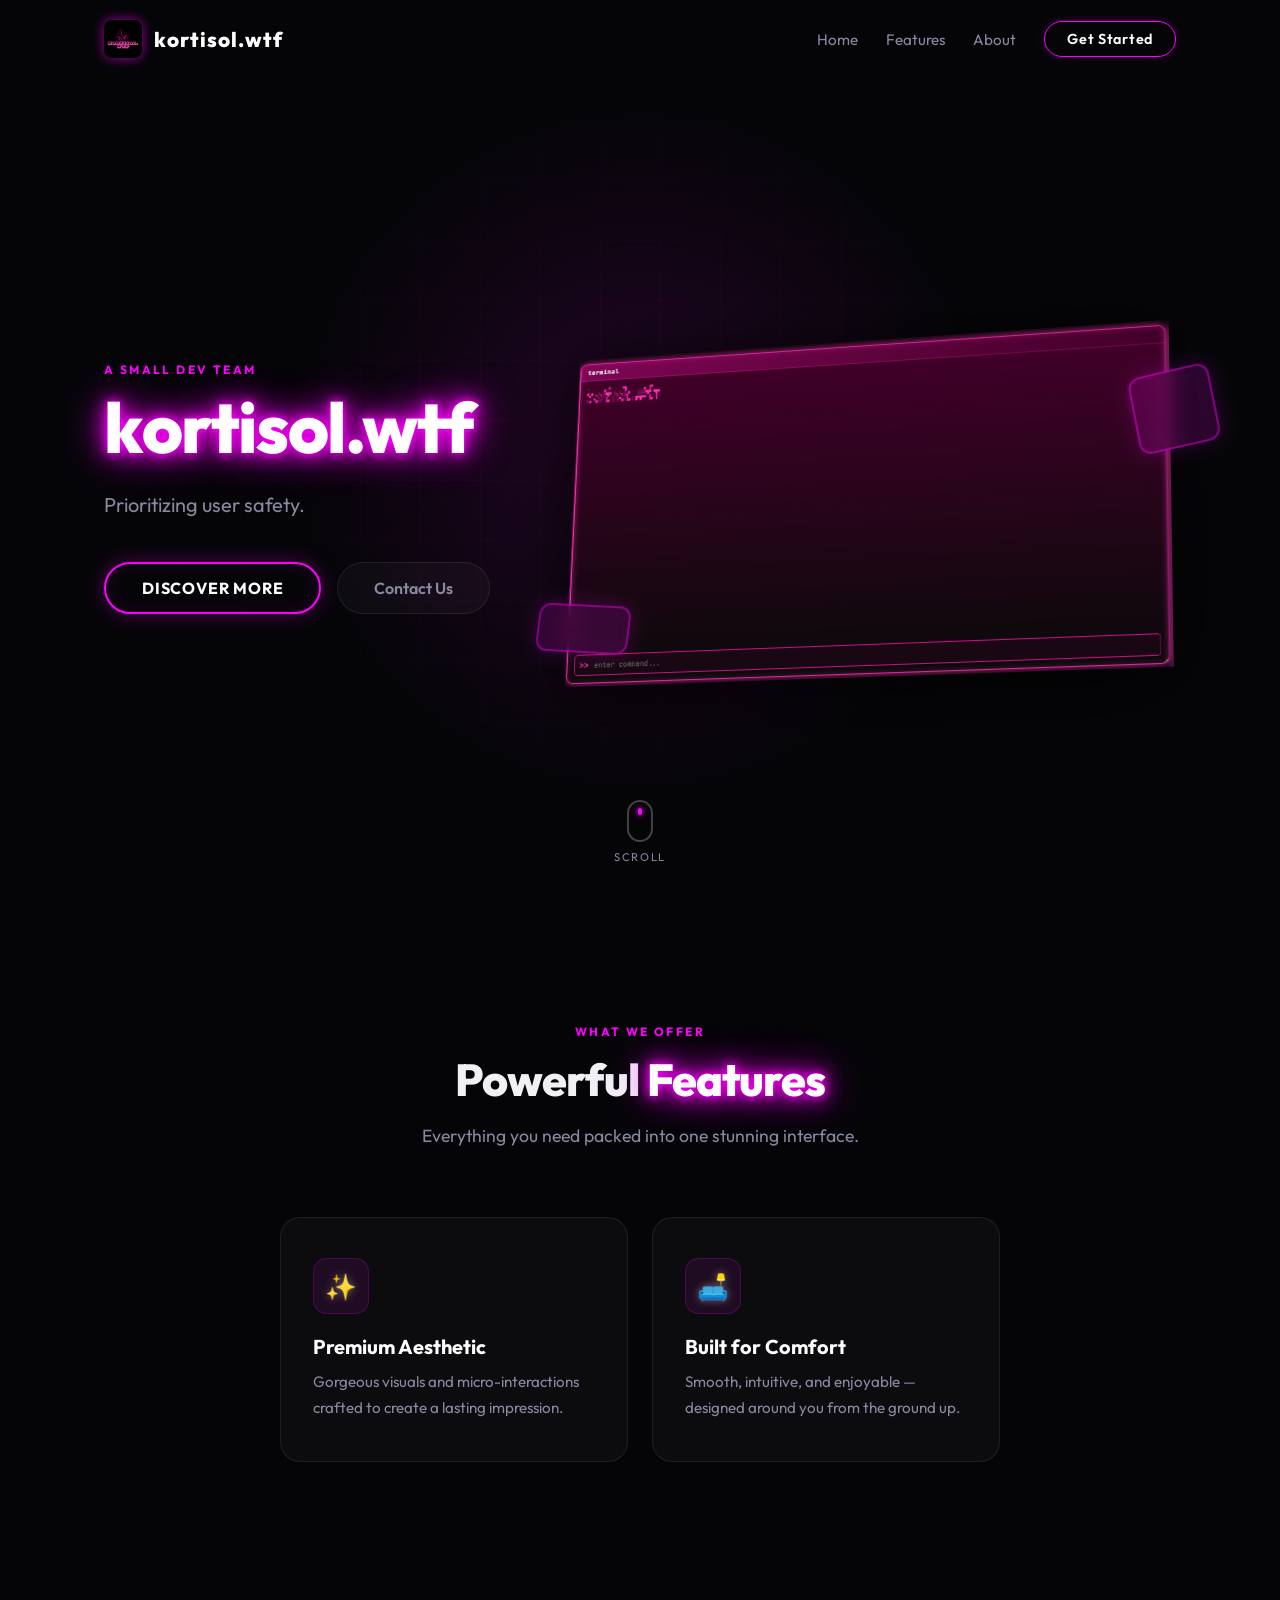
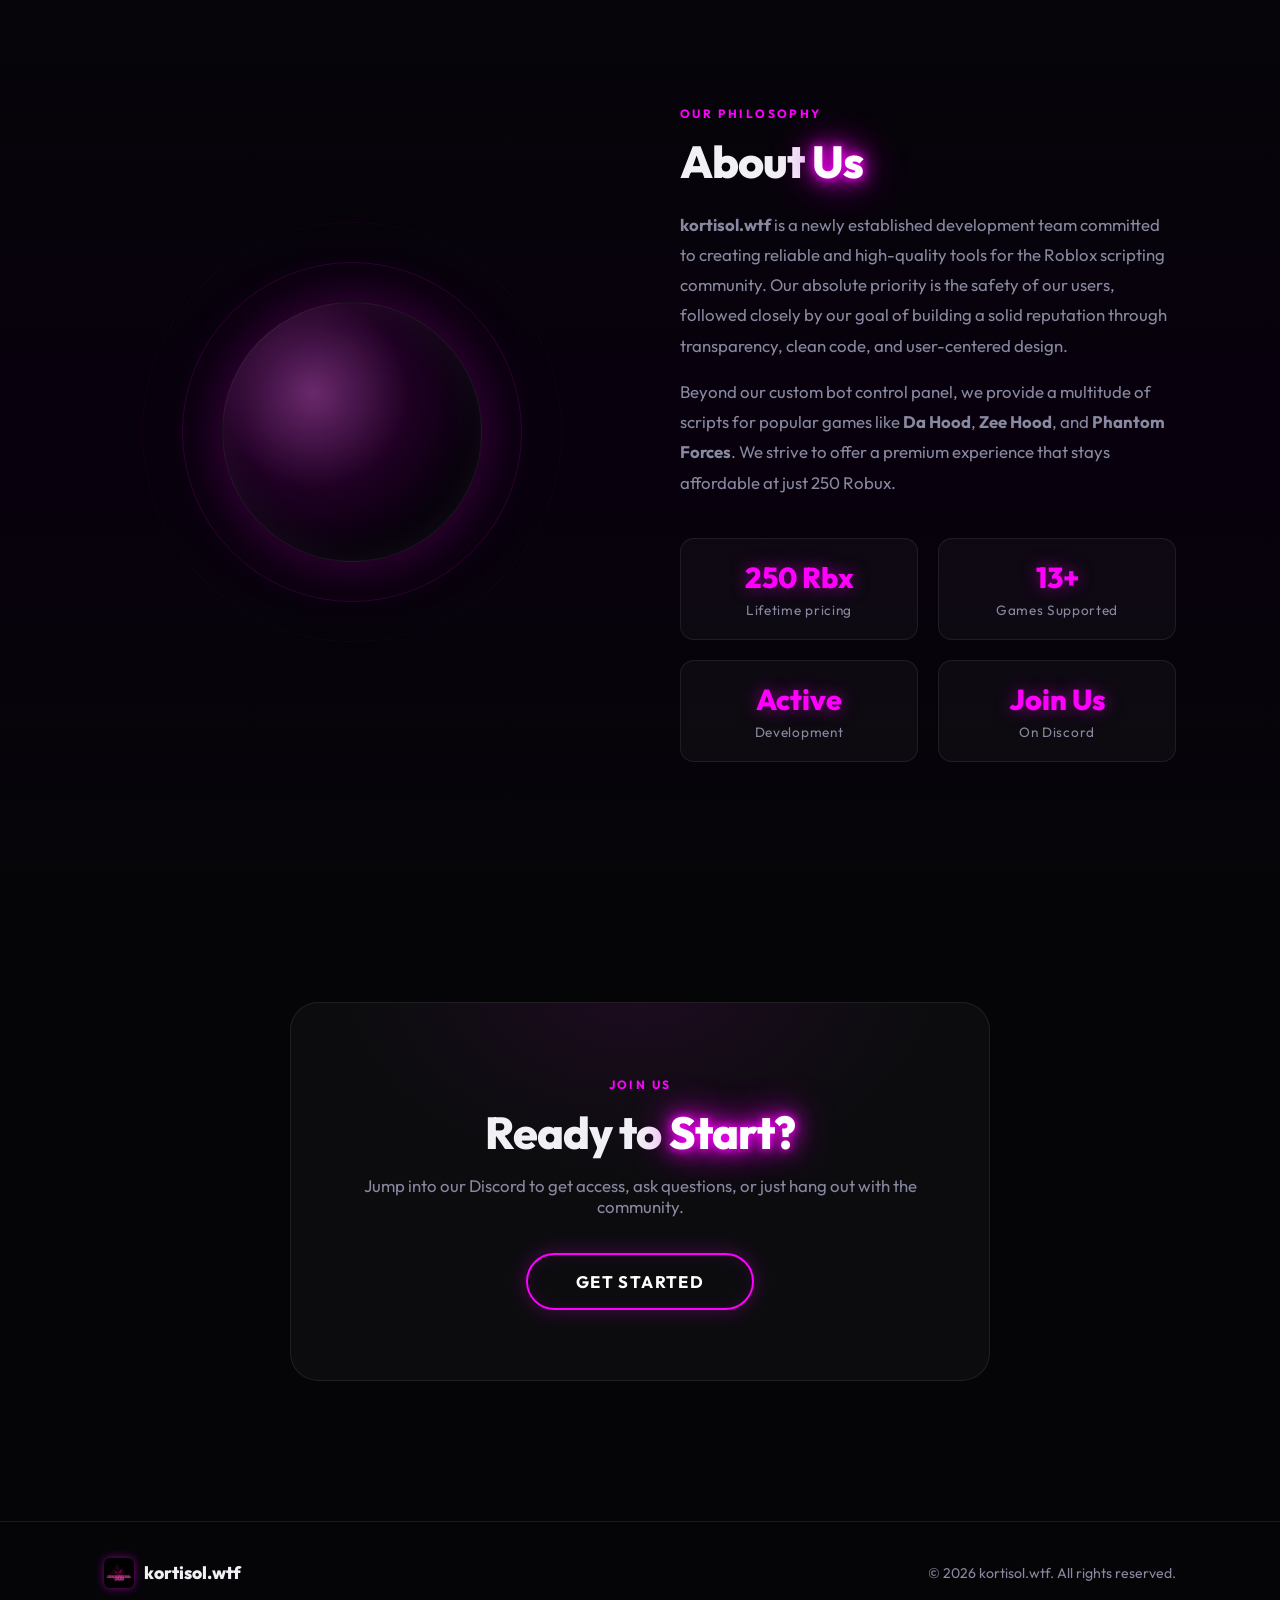
<file: index.html>
<!DOCTYPE html><!--Lz_O5k7X9hBkFdC_sNHJ3--><html lang="en"><head><meta charSet="utf-8"/><meta name="viewport" content="width=device-width, initial-scale=1"/><link rel="stylesheet" href="/_next/static/chunks/7b9894ff95cb4f43.css" data-precedence="next"/><link rel="stylesheet" href="/_next/static/chunks/7114e31c374a5477.css" data-precedence="next"/><link rel="preload" as="script" fetchPriority="low" href="/_next/static/chunks/21a0a4061f3ab64d.js"/><script src="/_next/static/chunks/aee6c7720838f8a2.js" async=""></script><script src="/_next/static/chunks/a0473324946aa979.js" async=""></script><script src="/_next/static/chunks/turbopack-5fec5d18a160941b.js" async=""></script><script src="/_next/static/chunks/ff1a16fafef87110.js" async=""></script><script src="/_next/static/chunks/d2be314c3ece3fbe.js" async=""></script><script src="/_next/static/chunks/cf770ed3b0d58703.js" async=""></script><title>kortisol.wtf</title><meta name="description" content="Next-generation solutions crafted with precision and style. Enter a new era of comfort."/><link rel="icon" href="/favicon.ico?favicon.0b3bf435.ico" sizes="256x256" type="image/x-icon"/><script src="/_next/static/chunks/a6dad97d9634a72d.js" noModule=""></script></head><body><div hidden=""><!--$--><!--/$--></div><header class="Navbar-module__cJzEcG__header "><div class="container Navbar-module__cJzEcG__inner"><button class="Navbar-module__cJzEcG__logoBtn"><img alt="Logo" loading="lazy" width="38" height="38" decoding="async" data-nimg="1" class="Navbar-module__cJzEcG__logoImg" style="color:transparent" src="/logo.png"/><span class="Navbar-module__cJzEcG__logoText">kortisol.wtf</span></button><nav class="Navbar-module__cJzEcG__nav "><button class="Navbar-module__cJzEcG__navLink">Home</button><button class="Navbar-module__cJzEcG__navLink">Features</button><button class="Navbar-module__cJzEcG__navLink">About</button><a href="https://discord.gg/WssYn4adha" target="_blank" rel="noopener noreferrer" class="Navbar-module__cJzEcG__ctaBtn">Get Started</a></nav><button class="Navbar-module__cJzEcG__hamburger " aria-label="Toggle menu"><span></span><span></span><span></span></button></div></header><section id="hero" class="Hero-module__ZARIfG__hero"><div class="Hero-module__ZARIfG__glow"></div><div class="Hero-module__ZARIfG__grid"></div><div class="container Hero-module__ZARIfG__inner"><div class="Hero-module__ZARIfG__content "><span class="section-label">A SMALL DEV TEAM</span><h1 class="Hero-module__ZARIfG__title"><span class="neon">kortisol.wtf</span></h1><p class="Hero-module__ZARIfG__subtitle">Prioritizing user safety.</p><div class="Hero-module__ZARIfG__actions"><button class="Hero-module__ZARIfG__btnPrimary">Discover More</button><button class="Hero-module__ZARIfG__btnSecondary">Contact Us</button></div></div><div class="Hero-module__ZARIfG__visualSide"><div class="DashboardPreview-module__KG9CeG__wrap "><div class="DashboardPreview-module__KG9CeG__card"><div class="DashboardPreview-module__KG9CeG__uiOverlay"><img alt="UI Preview" loading="lazy" decoding="async" data-nimg="fill" class="DashboardPreview-module__KG9CeG__uiImage" style="position:absolute;height:100%;width:100%;left:0;top:0;right:0;bottom:0;color:transparent" src="/ui-preview.png"/></div><div class="DashboardPreview-module__KG9CeG__floatingBox1"></div><div class="DashboardPreview-module__KG9CeG__floatingBox2"></div></div><div class="DashboardPreview-module__KG9CeG__shadow"></div></div></div></div><div class="Hero-module__ZARIfG__scrollHint"><div class="Hero-module__ZARIfG__mouse"><div class="Hero-module__ZARIfG__wheel"></div></div><span>Scroll</span></div></section><section id="features" class="Features-module__zvCZ4q__section"><div class="container"><div class="Features-module__zvCZ4q__header"><span class="section-label">What We Offer</span><h2 class="Features-module__zvCZ4q__title">Powerful <span class="neon">Features</span></h2><p class="Features-module__zvCZ4q__desc">Everything you need packed into one stunning interface.</p></div><div class="Features-module__zvCZ4q__grid"><div class="Features-module__zvCZ4q__card" style="transition-delay:0s"><div class="Features-module__zvCZ4q__iconWrap"><span class="Features-module__zvCZ4q__icon">✨</span></div><h3 class="Features-module__zvCZ4q__cardTitle">Premium Aesthetic</h3><p class="Features-module__zvCZ4q__cardDesc">Gorgeous visuals and micro-interactions crafted to create a lasting impression.</p><div class="Features-module__zvCZ4q__cardGlow"></div></div><div class="Features-module__zvCZ4q__card" style="transition-delay:0.1s"><div class="Features-module__zvCZ4q__iconWrap"><span class="Features-module__zvCZ4q__icon">🛋️</span></div><h3 class="Features-module__zvCZ4q__cardTitle">Built for Comfort</h3><p class="Features-module__zvCZ4q__cardDesc">Smooth, intuitive, and enjoyable — designed around you from the ground up.</p><div class="Features-module__zvCZ4q__cardGlow"></div></div></div></div></section><section id="about" class="About-module__vAULUW__section"><div class="container"><div class="About-module__vAULUW__inner"><div class="About-module__vAULUW__visual"><div class="About-module__vAULUW__orb"></div><div class="About-module__vAULUW__ring"></div><div class="About-module__vAULUW__ring2"></div></div><div class="About-module__vAULUW__text"><span class="section-label">Our Philosophy</span><h2 class="About-module__vAULUW__title">About <span class="neon">Us</span></h2><p class="About-module__vAULUW__body"><strong>kortisol.wtf</strong> is a newly established development team committed to creating reliable and high-quality tools for the Roblox scripting community. Our absolute priority is the safety of our users, followed closely by our goal of building a solid reputation through transparency, clean code, and user-centered design.</p><p class="About-module__vAULUW__body">Beyond our custom bot control panel, we provide a multitude of scripts for popular games like <strong>Da Hood</strong>,<!-- --> <strong>Zee Hood</strong>, and <strong>Phantom Forces</strong>. We strive to offer a premium experience that stays affordable at just 250 Robux.</p><div class="About-module__vAULUW__stats"><div class="About-module__vAULUW__stat"><span class="About-module__vAULUW__statValue">250 Rbx</span><span class="About-module__vAULUW__statLabel">Lifetime pricing</span></div><div class="About-module__vAULUW__stat"><span class="About-module__vAULUW__statValue">13+</span><span class="About-module__vAULUW__statLabel">Games Supported</span></div><div class="About-module__vAULUW__stat"><span class="About-module__vAULUW__statValue">Active</span><span class="About-module__vAULUW__statLabel">Development</span></div><div class="About-module__vAULUW__stat"><span class="About-module__vAULUW__statValue">Join Us</span><span class="About-module__vAULUW__statLabel">On Discord</span></div></div></div></div></div></section><section id="contact" class="Contact-module__hcVmEa__section"><div class="container"><div class="Contact-module__hcVmEa__box"><div class="Contact-module__hcVmEa__bgGlow"></div><span class="section-label">Join Us</span><h2 class="Contact-module__hcVmEa__title">Ready to <span class="neon">Start?</span></h2><p class="Contact-module__hcVmEa__desc">Jump into our Discord to get access, ask questions, or just hang out with the community.</p><a href="https://discord.gg/WssYn4adha" target="_blank" rel="noopener noreferrer" class="Contact-module__hcVmEa__btn">Get Started</a></div></div></section><footer class="Footer-module__S6Hkya__footer"><div class="container Footer-module__S6Hkya__inner"><div class="Footer-module__S6Hkya__logo"><img alt="Logo" loading="lazy" width="30" height="30" decoding="async" data-nimg="1" style="color:transparent" src="/logo.png"/><span>kortisol.wtf</span></div><p class="Footer-module__S6Hkya__copy">© <!-- -->2026<!-- --> kortisol.wtf. All rights reserved.</p></div></footer><!--$--><!--/$--><script src="/_next/static/chunks/21a0a4061f3ab64d.js" id="_R_" async=""></script><script>(self.__next_f=self.__next_f||[]).push([0])</script><script>self.__next_f.push([1,"1:\"$Sreact.fragment\"\n2:I[39756,[\"/_next/static/chunks/ff1a16fafef87110.js\",\"/_next/static/chunks/d2be314c3ece3fbe.js\"],\"default\"]\n3:I[37457,[\"/_next/static/chunks/ff1a16fafef87110.js\",\"/_next/static/chunks/d2be314c3ece3fbe.js\"],\"default\"]\n4:I[45678,[\"/_next/static/chunks/cf770ed3b0d58703.js\"],\"default\"]\n5:I[32177,[\"/_next/static/chunks/cf770ed3b0d58703.js\"],\"default\"]\n6:I[79722,[\"/_next/static/chunks/cf770ed3b0d58703.js\"],\"default\"]\n7:I[55786,[\"/_next/static/chunks/cf770ed3b0d58703.js\"],\"default\"]\n8:I[75854,[\"/_next/static/chunks/cf770ed3b0d58703.js\"],\"default\"]\n9:I[5500,[\"/_next/static/chunks/cf770ed3b0d58703.js\"],\"Image\"]\na:I[97367,[\"/_next/static/chunks/ff1a16fafef87110.js\",\"/_next/static/chunks/d2be314c3ece3fbe.js\"],\"OutletBoundary\"]\nb:\"$Sreact.suspense\"\nd:I[97367,[\"/_next/static/chunks/ff1a16fafef87110.js\",\"/_next/static/chunks/d2be314c3ece3fbe.js\"],\"ViewportBoundary\"]\nf:I[97367,[\"/_next/static/chunks/ff1a16fafef87110.js\",\"/_next/static/chunks/d2be314c3ece3fbe.js\"],\"MetadataBoundary\"]\n11:I[68027,[],\"default\"]\n:HL[\"/_next/static/chunks/7b9894ff95cb4f43.css\",\"style\"]\n:HL[\"/_next/static/chunks/7114e31c374a5477.css\",\"style\"]\n"])</script><script>self.__next_f.push([1,"0:{\"P\":null,\"b\":\"Lz_O5k7X9hBkFdC_sNHJ3\",\"c\":[\"\",\"\"],\"q\":\"\",\"i\":false,\"f\":[[[\"\",{\"children\":[\"__PAGE__\",{}]},\"$undefined\",\"$undefined\",true],[[\"$\",\"$1\",\"c\",{\"children\":[[[\"$\",\"link\",\"0\",{\"rel\":\"stylesheet\",\"href\":\"/_next/static/chunks/7b9894ff95cb4f43.css\",\"precedence\":\"next\",\"crossOrigin\":\"$undefined\",\"nonce\":\"$undefined\"}]],[\"$\",\"html\",null,{\"lang\":\"en\",\"children\":[\"$\",\"body\",null,{\"children\":[\"$\",\"$L2\",null,{\"parallelRouterKey\":\"children\",\"error\":\"$undefined\",\"errorStyles\":\"$undefined\",\"errorScripts\":\"$undefined\",\"template\":[\"$\",\"$L3\",null,{}],\"templateStyles\":\"$undefined\",\"templateScripts\":\"$undefined\",\"notFound\":[[[\"$\",\"title\",null,{\"children\":\"404: This page could not be found.\"}],[\"$\",\"div\",null,{\"style\":{\"fontFamily\":\"system-ui,\\\"Segoe UI\\\",Roboto,Helvetica,Arial,sans-serif,\\\"Apple Color Emoji\\\",\\\"Segoe UI Emoji\\\"\",\"height\":\"100vh\",\"textAlign\":\"center\",\"display\":\"flex\",\"flexDirection\":\"column\",\"alignItems\":\"center\",\"justifyContent\":\"center\"},\"children\":[\"$\",\"div\",null,{\"children\":[[\"$\",\"style\",null,{\"dangerouslySetInnerHTML\":{\"__html\":\"body{color:#000;background:#fff;margin:0}.next-error-h1{border-right:1px solid rgba(0,0,0,.3)}@media (prefers-color-scheme:dark){body{color:#fff;background:#000}.next-error-h1{border-right:1px solid rgba(255,255,255,.3)}}\"}}],[\"$\",\"h1\",null,{\"className\":\"next-error-h1\",\"style\":{\"display\":\"inline-block\",\"margin\":\"0 20px 0 0\",\"padding\":\"0 23px 0 0\",\"fontSize\":24,\"fontWeight\":500,\"verticalAlign\":\"top\",\"lineHeight\":\"49px\"},\"children\":404}],[\"$\",\"div\",null,{\"style\":{\"display\":\"inline-block\"},\"children\":[\"$\",\"h2\",null,{\"style\":{\"fontSize\":14,\"fontWeight\":400,\"lineHeight\":\"49px\",\"margin\":0},\"children\":\"This page could not be found.\"}]}]]}]}]],[]],\"forbidden\":\"$undefined\",\"unauthorized\":\"$undefined\"}]}]}]]}],{\"children\":[[\"$\",\"$1\",\"c\",{\"children\":[[[\"$\",\"$L4\",null,{}],[\"$\",\"$L5\",null,{}],[\"$\",\"$L6\",null,{}],[\"$\",\"$L7\",null,{}],[\"$\",\"$L8\",null,{}],[\"$\",\"footer\",null,{\"className\":\"Footer-module__S6Hkya__footer\",\"children\":[\"$\",\"div\",null,{\"className\":\"container Footer-module__S6Hkya__inner\",\"children\":[[\"$\",\"div\",null,{\"className\":\"Footer-module__S6Hkya__logo\",\"children\":[[\"$\",\"$L9\",null,{\"src\":\"/logo.png\",\"alt\":\"Logo\",\"width\":30,\"height\":30}],[\"$\",\"span\",null,{\"children\":\"kortisol.wtf\"}]]}],[\"$\",\"p\",null,{\"className\":\"Footer-module__S6Hkya__copy\",\"children\":[\"© \",2026,\" kortisol.wtf. All rights reserved.\"]}]]}]}]],[[\"$\",\"link\",\"0\",{\"rel\":\"stylesheet\",\"href\":\"/_next/static/chunks/7114e31c374a5477.css\",\"precedence\":\"next\",\"crossOrigin\":\"$undefined\",\"nonce\":\"$undefined\"}],[\"$\",\"script\",\"script-0\",{\"src\":\"/_next/static/chunks/cf770ed3b0d58703.js\",\"async\":true,\"nonce\":\"$undefined\"}]],[\"$\",\"$La\",null,{\"children\":[\"$\",\"$b\",null,{\"name\":\"Next.MetadataOutlet\",\"children\":\"$@c\"}]}]]}],{},null,false,false]},null,false,false],[\"$\",\"$1\",\"h\",{\"children\":[null,[\"$\",\"$Ld\",null,{\"children\":\"$Le\"}],[\"$\",\"div\",null,{\"hidden\":true,\"children\":[\"$\",\"$Lf\",null,{\"children\":[\"$\",\"$b\",null,{\"name\":\"Next.Metadata\",\"children\":\"$L10\"}]}]}],null]}],false]],\"m\":\"$undefined\",\"G\":[\"$11\",[]],\"S\":true}\n"])</script><script>self.__next_f.push([1,"e:[[\"$\",\"meta\",\"0\",{\"charSet\":\"utf-8\"}],[\"$\",\"meta\",\"1\",{\"name\":\"viewport\",\"content\":\"width=device-width, initial-scale=1\"}]]\n"])</script><script>self.__next_f.push([1,"12:I[27201,[\"/_next/static/chunks/ff1a16fafef87110.js\",\"/_next/static/chunks/d2be314c3ece3fbe.js\"],\"IconMark\"]\nc:null\n10:[[\"$\",\"title\",\"0\",{\"children\":\"kortisol.wtf\"}],[\"$\",\"meta\",\"1\",{\"name\":\"description\",\"content\":\"Next-generation solutions crafted with precision and style. Enter a new era of comfort.\"}],[\"$\",\"link\",\"2\",{\"rel\":\"icon\",\"href\":\"/favicon.ico?favicon.0b3bf435.ico\",\"sizes\":\"256x256\",\"type\":\"image/x-icon\"}],[\"$\",\"$L12\",\"3\",{}]]\n"])</script></body></html>
</file>
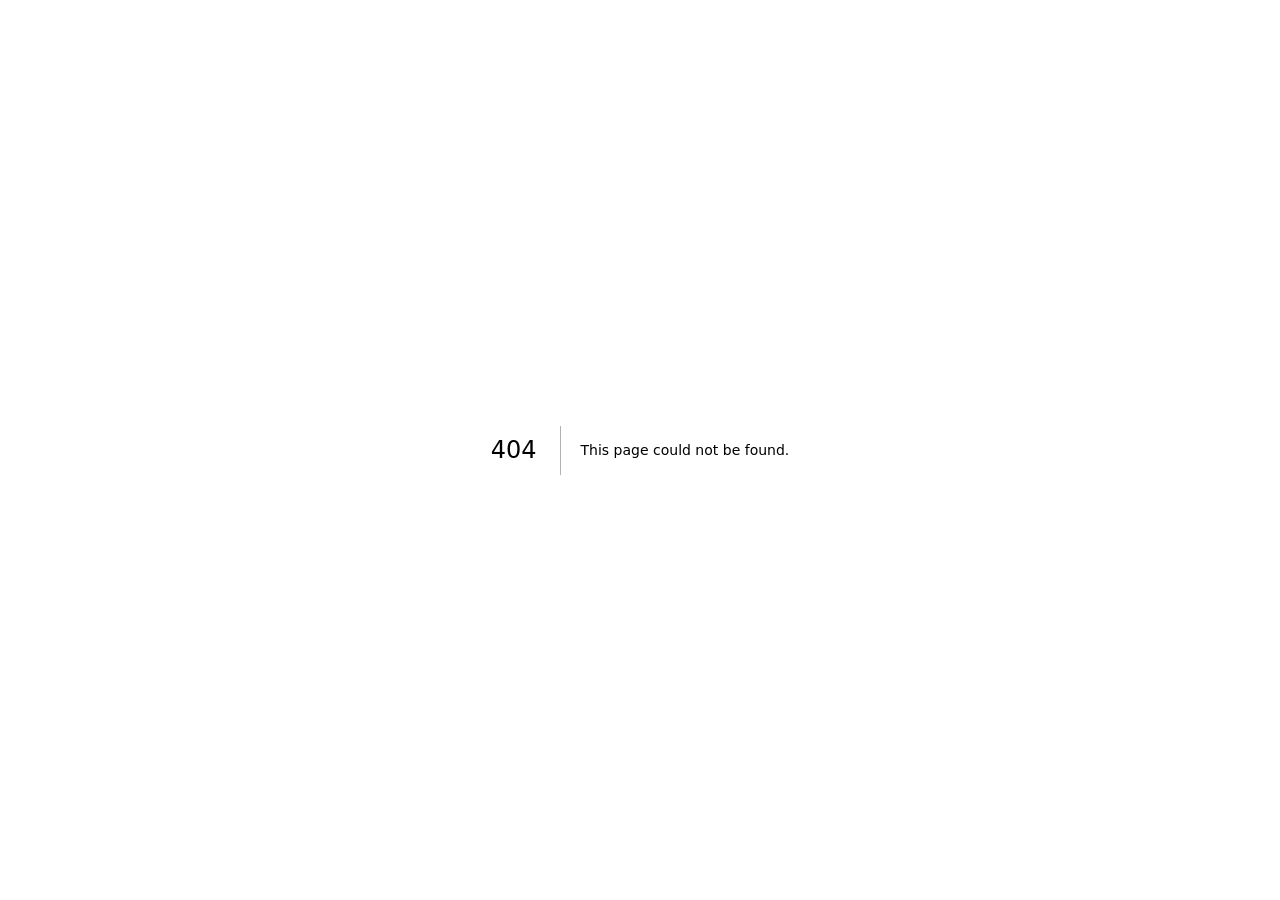
<file: 404/index.html>
<!DOCTYPE html><!--Lz_O5k7X9hBkFdC_sNHJ3--><html lang="en"><head><meta charSet="utf-8"/><meta name="viewport" content="width=device-width, initial-scale=1"/><link rel="stylesheet" href="/_next/static/chunks/7b9894ff95cb4f43.css" data-precedence="next"/><link rel="preload" as="script" fetchPriority="low" href="/_next/static/chunks/21a0a4061f3ab64d.js"/><script src="/_next/static/chunks/aee6c7720838f8a2.js" async=""></script><script src="/_next/static/chunks/a0473324946aa979.js" async=""></script><script src="/_next/static/chunks/turbopack-5fec5d18a160941b.js" async=""></script><script src="/_next/static/chunks/ff1a16fafef87110.js" async=""></script><script src="/_next/static/chunks/d2be314c3ece3fbe.js" async=""></script><meta name="robots" content="noindex"/><title>404: This page could not be found.</title><title>kortisol.wtf</title><meta name="description" content="Next-generation solutions crafted with precision and style. Enter a new era of comfort."/><link rel="icon" href="/favicon.ico?favicon.0b3bf435.ico" sizes="256x256" type="image/x-icon"/><script src="/_next/static/chunks/a6dad97d9634a72d.js" noModule=""></script></head><body><div hidden=""><!--$--><!--/$--></div><div style="font-family:system-ui,&quot;Segoe UI&quot;,Roboto,Helvetica,Arial,sans-serif,&quot;Apple Color Emoji&quot;,&quot;Segoe UI Emoji&quot;;height:100vh;text-align:center;display:flex;flex-direction:column;align-items:center;justify-content:center"><div><style>body{color:#000;background:#fff;margin:0}.next-error-h1{border-right:1px solid rgba(0,0,0,.3)}@media (prefers-color-scheme:dark){body{color:#fff;background:#000}.next-error-h1{border-right:1px solid rgba(255,255,255,.3)}}</style><h1 class="next-error-h1" style="display:inline-block;margin:0 20px 0 0;padding:0 23px 0 0;font-size:24px;font-weight:500;vertical-align:top;line-height:49px">404</h1><div style="display:inline-block"><h2 style="font-size:14px;font-weight:400;line-height:49px;margin:0">This page could not be found.</h2></div></div></div><!--$--><!--/$--><script src="/_next/static/chunks/21a0a4061f3ab64d.js" id="_R_" async=""></script><script>(self.__next_f=self.__next_f||[]).push([0])</script><script>self.__next_f.push([1,"1:\"$Sreact.fragment\"\n2:I[39756,[\"/_next/static/chunks/ff1a16fafef87110.js\",\"/_next/static/chunks/d2be314c3ece3fbe.js\"],\"default\"]\n3:I[37457,[\"/_next/static/chunks/ff1a16fafef87110.js\",\"/_next/static/chunks/d2be314c3ece3fbe.js\"],\"default\"]\n4:I[97367,[\"/_next/static/chunks/ff1a16fafef87110.js\",\"/_next/static/chunks/d2be314c3ece3fbe.js\"],\"OutletBoundary\"]\n5:\"$Sreact.suspense\"\n7:I[97367,[\"/_next/static/chunks/ff1a16fafef87110.js\",\"/_next/static/chunks/d2be314c3ece3fbe.js\"],\"ViewportBoundary\"]\n9:I[97367,[\"/_next/static/chunks/ff1a16fafef87110.js\",\"/_next/static/chunks/d2be314c3ece3fbe.js\"],\"MetadataBoundary\"]\nb:I[68027,[\"/_next/static/chunks/ff1a16fafef87110.js\",\"/_next/static/chunks/d2be314c3ece3fbe.js\"],\"default\"]\n:HL[\"/_next/static/chunks/7b9894ff95cb4f43.css\",\"style\"]\n"])</script><script>self.__next_f.push([1,"0:{\"P\":null,\"b\":\"Lz_O5k7X9hBkFdC_sNHJ3\",\"c\":[\"\",\"_not-found\",\"\"],\"q\":\"\",\"i\":false,\"f\":[[[\"\",{\"children\":[\"/_not-found\",{\"children\":[\"__PAGE__\",{}]}]},\"$undefined\",\"$undefined\",true],[[\"$\",\"$1\",\"c\",{\"children\":[[[\"$\",\"link\",\"0\",{\"rel\":\"stylesheet\",\"href\":\"/_next/static/chunks/7b9894ff95cb4f43.css\",\"precedence\":\"next\",\"crossOrigin\":\"$undefined\",\"nonce\":\"$undefined\"}]],[\"$\",\"html\",null,{\"lang\":\"en\",\"children\":[\"$\",\"body\",null,{\"children\":[\"$\",\"$L2\",null,{\"parallelRouterKey\":\"children\",\"error\":\"$undefined\",\"errorStyles\":\"$undefined\",\"errorScripts\":\"$undefined\",\"template\":[\"$\",\"$L3\",null,{}],\"templateStyles\":\"$undefined\",\"templateScripts\":\"$undefined\",\"notFound\":[[[\"$\",\"title\",null,{\"children\":\"404: This page could not be found.\"}],[\"$\",\"div\",null,{\"style\":{\"fontFamily\":\"system-ui,\\\"Segoe UI\\\",Roboto,Helvetica,Arial,sans-serif,\\\"Apple Color Emoji\\\",\\\"Segoe UI Emoji\\\"\",\"height\":\"100vh\",\"textAlign\":\"center\",\"display\":\"flex\",\"flexDirection\":\"column\",\"alignItems\":\"center\",\"justifyContent\":\"center\"},\"children\":[\"$\",\"div\",null,{\"children\":[[\"$\",\"style\",null,{\"dangerouslySetInnerHTML\":{\"__html\":\"body{color:#000;background:#fff;margin:0}.next-error-h1{border-right:1px solid rgba(0,0,0,.3)}@media (prefers-color-scheme:dark){body{color:#fff;background:#000}.next-error-h1{border-right:1px solid rgba(255,255,255,.3)}}\"}}],[\"$\",\"h1\",null,{\"className\":\"next-error-h1\",\"style\":{\"display\":\"inline-block\",\"margin\":\"0 20px 0 0\",\"padding\":\"0 23px 0 0\",\"fontSize\":24,\"fontWeight\":500,\"verticalAlign\":\"top\",\"lineHeight\":\"49px\"},\"children\":404}],[\"$\",\"div\",null,{\"style\":{\"display\":\"inline-block\"},\"children\":[\"$\",\"h2\",null,{\"style\":{\"fontSize\":14,\"fontWeight\":400,\"lineHeight\":\"49px\",\"margin\":0},\"children\":\"This page could not be found.\"}]}]]}]}]],[]],\"forbidden\":\"$undefined\",\"unauthorized\":\"$undefined\"}]}]}]]}],{\"children\":[[\"$\",\"$1\",\"c\",{\"children\":[null,[\"$\",\"$L2\",null,{\"parallelRouterKey\":\"children\",\"error\":\"$undefined\",\"errorStyles\":\"$undefined\",\"errorScripts\":\"$undefined\",\"template\":[\"$\",\"$L3\",null,{}],\"templateStyles\":\"$undefined\",\"templateScripts\":\"$undefined\",\"notFound\":\"$undefined\",\"forbidden\":\"$undefined\",\"unauthorized\":\"$undefined\"}]]}],{\"children\":[[\"$\",\"$1\",\"c\",{\"children\":[[[\"$\",\"title\",null,{\"children\":\"404: This page could not be found.\"}],[\"$\",\"div\",null,{\"style\":\"$0:f:0:1:0:props:children:1:props:children:props:children:props:notFound:0:1:props:style\",\"children\":[\"$\",\"div\",null,{\"children\":[[\"$\",\"style\",null,{\"dangerouslySetInnerHTML\":{\"__html\":\"body{color:#000;background:#fff;margin:0}.next-error-h1{border-right:1px solid rgba(0,0,0,.3)}@media (prefers-color-scheme:dark){body{color:#fff;background:#000}.next-error-h1{border-right:1px solid rgba(255,255,255,.3)}}\"}}],[\"$\",\"h1\",null,{\"className\":\"next-error-h1\",\"style\":\"$0:f:0:1:0:props:children:1:props:children:props:children:props:notFound:0:1:props:children:props:children:1:props:style\",\"children\":404}],[\"$\",\"div\",null,{\"style\":\"$0:f:0:1:0:props:children:1:props:children:props:children:props:notFound:0:1:props:children:props:children:2:props:style\",\"children\":[\"$\",\"h2\",null,{\"style\":\"$0:f:0:1:0:props:children:1:props:children:props:children:props:notFound:0:1:props:children:props:children:2:props:children:props:style\",\"children\":\"This page could not be found.\"}]}]]}]}]],null,[\"$\",\"$L4\",null,{\"children\":[\"$\",\"$5\",null,{\"name\":\"Next.MetadataOutlet\",\"children\":\"$@6\"}]}]]}],{},null,false,false]},null,false,false]},null,false,false],[\"$\",\"$1\",\"h\",{\"children\":[[\"$\",\"meta\",null,{\"name\":\"robots\",\"content\":\"noindex\"}],[\"$\",\"$L7\",null,{\"children\":\"$L8\"}],[\"$\",\"div\",null,{\"hidden\":true,\"children\":[\"$\",\"$L9\",null,{\"children\":[\"$\",\"$5\",null,{\"name\":\"Next.Metadata\",\"children\":\"$La\"}]}]}],null]}],false]],\"m\":\"$undefined\",\"G\":[\"$b\",\"$undefined\"],\"S\":true}\n"])</script><script>self.__next_f.push([1,"8:[[\"$\",\"meta\",\"0\",{\"charSet\":\"utf-8\"}],[\"$\",\"meta\",\"1\",{\"name\":\"viewport\",\"content\":\"width=device-width, initial-scale=1\"}]]\n"])</script><script>self.__next_f.push([1,"c:I[27201,[\"/_next/static/chunks/ff1a16fafef87110.js\",\"/_next/static/chunks/d2be314c3ece3fbe.js\"],\"IconMark\"]\n6:null\na:[[\"$\",\"title\",\"0\",{\"children\":\"kortisol.wtf\"}],[\"$\",\"meta\",\"1\",{\"name\":\"description\",\"content\":\"Next-generation solutions crafted with precision and style. Enter a new era of comfort.\"}],[\"$\",\"link\",\"2\",{\"rel\":\"icon\",\"href\":\"/favicon.ico?favicon.0b3bf435.ico\",\"sizes\":\"256x256\",\"type\":\"image/x-icon\"}],[\"$\",\"$Lc\",\"3\",{}]]\n"])</script></body></html>
</file>
<file: _next/static/chunks/7b9894ff95cb4f43.css>
@import "https://fonts.googleapis.com/css2?family=Outfit:wght@300;400;600;700;800&display=swap";
:root{--bg:#050508;--bg-2:#0a0a10;--text:#f0f0f5;--text-muted:#8888a0;--magenta:#f0f;--magenta-mid:#c0c;--magenta-dark:#404;--glass-bg:#ffffff08;--glass-border:#ffffff14;--radius:16px;--nav-height:72px}*,:before,:after{box-sizing:border-box;margin:0;padding:0}html{scroll-behavior:smooth;background:var(--bg);color:var(--text);font-family:Outfit,sans-serif;overflow-x:hidden}body{min-height:100vh;overflow-x:hidden}::-webkit-scrollbar{width:6px}::-webkit-scrollbar-track{background:var(--bg)}::-webkit-scrollbar-thumb{background:var(--magenta-dark);border-radius:3px}::-webkit-scrollbar-thumb:hover{background:var(--magenta)}a{color:inherit;text-decoration:none}img{max-width:100%}button,input{font-family:inherit}.neon{color:#fff;text-shadow:0 0 8px var(--magenta),0 0 20px var(--magenta),0 0 40px var(--magenta)}.container{max-width:1200px;margin:0 auto;padding:0 5%}.section-label{letter-spacing:.2em;text-transform:uppercase;color:var(--magenta);margin-bottom:12px;font-size:.75rem;font-weight:700;display:inline-block}
</file>
<file: _next/static/chunks/7114e31c374a5477.css>
.Navbar-module__cJzEcG__header{z-index:1000;border-bottom:1px solid #0000;width:100%;padding:20px 0;transition:background .3s,padding .3s,border-color .3s;position:fixed;top:0;left:0}.Navbar-module__cJzEcG__header.Navbar-module__cJzEcG__scrolled{-webkit-backdrop-filter:blur(16px);border-color:var(--glass-border);background:#050508d9;padding:12px 0}.Navbar-module__cJzEcG__inner{justify-content:space-between;align-items:center;display:flex}.Navbar-module__cJzEcG__logoBtn{cursor:pointer;color:var(--text);letter-spacing:1px;background:0 0;border:none;align-items:center;gap:12px;font-size:1.3rem;font-weight:800;display:flex}.Navbar-module__cJzEcG__logoImg{filter:drop-shadow(0 0 6px #f0f9);border-radius:8px;transition:transform .3s}.Navbar-module__cJzEcG__logoBtn:hover .Navbar-module__cJzEcG__logoImg{transform:scale(1.1)}.Navbar-module__cJzEcG__logoText{color:#fff}.Navbar-module__cJzEcG__nav{align-items:center;gap:28px;display:flex}.Navbar-module__cJzEcG__navLink{color:var(--text-muted);cursor:pointer;background:0 0;border:none;padding:4px 0;font-size:.95rem;transition:color .2s;position:relative}.Navbar-module__cJzEcG__navLink:after{content:"";background:var(--magenta);width:0;height:2px;box-shadow:0 0 8px var(--magenta);transition:width .3s;position:absolute;bottom:-2px;left:0}.Navbar-module__cJzEcG__navLink:hover{color:#fff}.Navbar-module__cJzEcG__navLink:hover:after{width:100%}.Navbar-module__cJzEcG__ctaBtn{border:1px solid var(--magenta);color:#fff;cursor:pointer;letter-spacing:.05em;background:0 0;border-radius:30px;padding:8px 22px;font-size:.9rem;font-weight:600;transition:all .3s;box-shadow:0 0 10px #f0f3}.Navbar-module__cJzEcG__ctaBtn:hover{background:var(--magenta);box-shadow:0 0 20px var(--magenta);transform:translateY(-1px)}.Navbar-module__cJzEcG__hamburger{cursor:pointer;background:0 0;border:none;flex-direction:column;gap:5px;padding:4px;display:none}.Navbar-module__cJzEcG__hamburger span{background:var(--text);border-radius:2px;width:24px;height:2px;transition:all .3s;display:block}.Navbar-module__cJzEcG__hamburger.Navbar-module__cJzEcG__active span:first-child{transform:translateY(7px)rotate(45deg)}.Navbar-module__cJzEcG__hamburger.Navbar-module__cJzEcG__active span:nth-child(2){opacity:0}.Navbar-module__cJzEcG__hamburger.Navbar-module__cJzEcG__active span:nth-child(3){transform:translateY(-7px)rotate(-45deg)}@media (max-width:768px){.Navbar-module__cJzEcG__hamburger{display:flex}.Navbar-module__cJzEcG__nav{top:var(--nav-height);-webkit-backdrop-filter:blur(20px);backdrop-filter:blur(20px);border-bottom:1px solid var(--glass-border);pointer-events:none;background:#050508f7;flex-direction:column;width:100%;padding:30px 0;transition:transform .4s cubic-bezier(.4,0,.2,1);position:fixed;left:0;transform:translateY(-110%)}.Navbar-module__cJzEcG__nav.Navbar-module__cJzEcG__open{pointer-events:all;transform:translateY(0)}.Navbar-module__cJzEcG__navLink{color:var(--text);font-size:1.1rem}}
.Hero-module__ZARIfG__hero{min-height:100vh;padding-top:var(--nav-height);justify-content:center;align-items:center;display:flex;position:relative;overflow:hidden}.Hero-module__ZARIfG__glow{pointer-events:none;z-index:0;background:radial-gradient(circle,#ff00ff1f 0%,#0000 70%);width:700px;height:700px;transition:transform .1s linear;animation:5s ease-in-out infinite alternate Hero-module__ZARIfG__glowPulse;position:absolute;top:50%;left:50%;transform:translate(-50%,-50%)}@keyframes Hero-module__ZARIfG__glowPulse{0%{opacity:.5}to{opacity:1}}.Hero-module__ZARIfG__grid{z-index:0;background-image:linear-gradient(#ff00ff0a 1px,#0000 1px),linear-gradient(90deg,#ff00ff0a 1px,#0000 1px);background-size:60px 60px;position:absolute;inset:0;-webkit-mask-image:radial-gradient(#000 20%,#0000 75%);mask-image:radial-gradient(#000 20%,#0000 75%)}.Hero-module__ZARIfG__inner{z-index:1;justify-content:space-between;align-items:center;gap:60px;width:100%;display:flex;position:relative}.Hero-module__ZARIfG__content{text-align:left;opacity:0;max-width:580px;transition:opacity .9s,transform .9s;transform:translateY(40px)}.Hero-module__ZARIfG__content.Hero-module__ZARIfG__visible{opacity:1;transform:translateY(0)}.Hero-module__ZARIfG__visualSide{flex:1;justify-content:center;display:flex}@media (max-width:1024px){.Hero-module__ZARIfG__inner{text-align:center;flex-direction:column;gap:40px}.Hero-module__ZARIfG__content{text-align:center;margin:0 auto}}.Hero-module__ZARIfG__title{letter-spacing:-.02em;margin-bottom:22px;font-size:clamp(2.8rem,5.5vw,5.5rem);font-weight:800;line-height:1.1}.Hero-module__ZARIfG__subtitle{color:var(--text-muted);max-width:600px;margin:0 auto 40px;font-size:clamp(1rem,2vw,1.25rem);line-height:1.7}.Hero-module__ZARIfG__actions{flex-wrap:wrap;justify-content:flex-start;gap:16px;display:flex}@media (max-width:1024px){.Hero-module__ZARIfG__actions{justify-content:center}}.Hero-module__ZARIfG__btnPrimary{letter-spacing:.05em;text-transform:uppercase;color:#fff;border:2px solid var(--magenta);cursor:pointer;background:0 0;border-radius:40px;padding:14px 36px;font-size:1rem;font-weight:700;transition:all .3s;box-shadow:0 0 20px #ff00ff4d,inset 0 0 20px #ff00ff1a}.Hero-module__ZARIfG__btnPrimary:hover{background:var(--magenta);box-shadow:0 0 40px var(--magenta),inset 0 0 30px #ffffff1a;transform:translateY(-3px)}.Hero-module__ZARIfG__btnSecondary{background:var(--glass-bg);color:var(--text-muted);border:1px solid var(--glass-border);cursor:pointer;border-radius:40px;padding:14px 36px;font-size:1rem;font-weight:600;transition:all .3s}.Hero-module__ZARIfG__btnSecondary:hover{color:#fff;background:#ffffff14;transform:translateY(-3px)}.Hero-module__ZARIfG__scrollHint{cursor:pointer;opacity:0;flex-direction:column;align-items:center;gap:8px;animation:1s 1.2s forwards Hero-module__ZARIfG__fadeIn;display:flex;position:absolute;bottom:36px;left:50%;transform:translate(-50%)}.Hero-module__ZARIfG__scrollHint span{letter-spacing:.15em;text-transform:uppercase;color:var(--text-muted);font-size:.7rem}@keyframes Hero-module__ZARIfG__fadeIn{to{opacity:1}}.Hero-module__ZARIfG__mouse{border:2px solid #ffffff40;border-radius:13px;width:26px;height:42px;position:relative}.Hero-module__ZARIfG__wheel{background:var(--magenta);width:4px;height:7px;box-shadow:0 0 6px var(--magenta);border-radius:2px;animation:1.4s infinite Hero-module__ZARIfG__scrollWheel;position:absolute;top:6px;left:50%;transform:translate(-50%)}@keyframes Hero-module__ZARIfG__scrollWheel{0%{opacity:1;top:6px}to{opacity:0;top:22px}}
.DashboardPreview-module__KG9CeG__wrap{perspective:2500px;opacity:0;width:100%;max-width:750px;margin-top:40px;transition:all 1.2s cubic-bezier(.2,.8,.2,1);position:relative;transform:translateY(40px)scale(.9)}.DashboardPreview-module__KG9CeG__wrap.DashboardPreview-module__KG9CeG__visible{opacity:1;transform:translateY(0)scale(1)}.DashboardPreview-module__KG9CeG__card{aspect-ratio:1.8;width:100%;transition:transform .6s cubic-bezier(.2,.8,.2,1);display:flex;position:relative;overflow:visible;transform:rotateX(15deg)rotateY(-15deg)rotate(1deg);box-shadow:0 40px 100px #0006}.DashboardPreview-module__KG9CeG__wrap:hover .DashboardPreview-module__KG9CeG__card{transform:rotateX(10deg)rotateY(-10deg)rotate(1deg)translateY(-10px)}.DashboardPreview-module__KG9CeG__uiOverlay{flex:1;width:100%;height:100%;position:relative}.DashboardPreview-module__KG9CeG__uiImage{object-fit:contain;filter:drop-shadow(0 0 30px #0009);image-rendering:-webkit-optimize-contrast;image-rendering:crisp-edges;transition:transform .6s cubic-bezier(.2,1,.2,1)}.DashboardPreview-module__KG9CeG__wrap:hover .DashboardPreview-module__KG9CeG__uiImage{transform:scale(1.05)translateZ(30px)}.DashboardPreview-module__KG9CeG__floatingBox1,.DashboardPreview-module__KG9CeG__floatingBox2{-webkit-backdrop-filter:blur(10px);backdrop-filter:blur(10px);z-index:10;pointer-events:none;background:#ff00ff26;border:2px solid #f0f6;border-radius:12px;position:absolute;box-shadow:0 0 20px #f0f3}.DashboardPreview-module__KG9CeG__floatingBox1{width:80px;height:80px;animation:5s ease-in-out infinite DashboardPreview-module__KG9CeG__float1;top:15%;right:-40px;transform:translateZ(100px)rotate(-10deg)}.DashboardPreview-module__KG9CeG__floatingBox2{width:100px;height:50px;animation:5s ease-in-out 1s infinite DashboardPreview-module__KG9CeG__float2;bottom:10%;left:-30px;transform:translateZ(120px)rotate(5deg)}@keyframes DashboardPreview-module__KG9CeG__float1{0%,to{transform:translateZ(100px)translateY(0)rotate(-10deg)}50%{transform:translateZ(100px)translateY(-15px)rotate(-5deg)}}@keyframes DashboardPreview-module__KG9CeG__float2{0%,to{transform:translateZ(120px)translateY(0)rotate(5deg)}50%{transform:translateZ(120px)translateY(-20px)rotate(10deg)}}.DashboardPreview-module__KG9CeG__shadow{filter:blur(15px);z-index:-1;background:radial-gradient(#0009 0%,#0000 80%);width:80%;height:60px;position:absolute;top:90%;left:10%;transform:rotateX(80deg)}
.Features-module__zvCZ4q__section{padding:120px 0;position:relative}.Features-module__zvCZ4q__header{text-align:center;margin-bottom:70px}.Features-module__zvCZ4q__title{letter-spacing:-.02em;margin-bottom:16px;font-size:2.8rem;font-weight:800}.Features-module__zvCZ4q__desc{color:var(--text-muted);max-width:560px;margin:0 auto;font-size:1.1rem}.Features-module__zvCZ4q__grid{grid-template-columns:repeat(auto-fit,minmax(300px,1fr));gap:24px;max-width:720px;margin:0 auto;display:grid}.Features-module__zvCZ4q__card{background:var(--glass-bg);border:1px solid var(--glass-border);opacity:0;cursor:default;will-change:transform;border-radius:20px;padding:40px 32px;transition:opacity .6s,transform .6s,border-color .3s,box-shadow .3s;position:relative;overflow:hidden;transform:translateY(30px)}.Features-module__zvCZ4q__card.Features-module__zvCZ4q__visible{opacity:1;transform:translateY(0)}.Features-module__zvCZ4q__card:hover{border-color:#ff00ff4d;box-shadow:0 8px 40px #0006,0 0 20px #ff00ff14}.Features-module__zvCZ4q__card:hover .Features-module__zvCZ4q__cardGlow{opacity:1}.Features-module__zvCZ4q__cardGlow{opacity:0;pointer-events:none;background:radial-gradient(circle at 50% 0,#ff00ff12 0%,#0000 70%);transition:opacity .3s;position:absolute;inset:0}.Features-module__zvCZ4q__iconWrap{background:#ff00ff14;border:1px solid #f0f3;border-radius:14px;justify-content:center;align-items:center;width:56px;height:56px;margin-bottom:20px;display:flex}.Features-module__zvCZ4q__icon{filter:drop-shadow(0 0 4px #fff6);font-size:1.6rem}.Features-module__zvCZ4q__cardTitle{color:#fff;margin-bottom:10px;font-size:1.25rem;font-weight:700}.Features-module__zvCZ4q__cardDesc{color:var(--text-muted);font-size:.95rem;line-height:1.7}
.About-module__vAULUW__section{background:linear-gradient(to bottom,var(--bg)0%,#08000d 50%,var(--bg)100%);opacity:0;padding:120px 0;transition:opacity .8s,transform .8s;transform:translateY(30px)}.About-module__vAULUW__section.About-module__vAULUW__visible{opacity:1;transform:translateY(0)}.About-module__vAULUW__inner{align-items:center;gap:80px;display:flex}.About-module__vAULUW__visual{flex:1;justify-content:center;align-items:center;min-height:360px;display:flex;position:relative}.About-module__vAULUW__orb{z-index:2;background:radial-gradient(circle at 35% 35%,#ff64ff66 0%,#82008233 40%,#0000 70%);border:1px solid #ffffff14;border-radius:50%;width:260px;height:260px;animation:6s ease-in-out infinite About-module__vAULUW__orbFloat;position:relative;box-shadow:0 0 60px #ff00ff40,inset 0 0 40px #ffffff0d}.About-module__vAULUW__ring{border:1px solid #ff00ff26;border-radius:50%;width:340px;height:340px;animation:12s linear infinite About-module__vAULUW__ringRotate;position:absolute}.About-module__vAULUW__ring2{border:1px dashed #ff00ff12;border-radius:50%;width:420px;height:420px;animation:20s linear infinite reverse About-module__vAULUW__ringRotate;position:absolute}@keyframes About-module__vAULUW__orbFloat{0%,to{transform:translateY(0)}50%{transform:translateY(-20px)}}@keyframes About-module__vAULUW__ringRotate{0%{transform:rotate(0)}to{transform:rotate(360deg)}}.About-module__vAULUW__text{flex:1}.About-module__vAULUW__title{letter-spacing:-.02em;margin-bottom:20px;font-size:2.8rem;font-weight:800}.About-module__vAULUW__body{color:var(--text-muted);margin-bottom:16px;font-size:1.05rem;line-height:1.8}.About-module__vAULUW__stats{grid-template-columns:1fr 1fr;gap:20px;margin-top:40px;display:grid}.About-module__vAULUW__stat{background:var(--glass-bg);border:1px solid var(--glass-border);text-align:center;border-radius:14px;padding:20px}.About-module__vAULUW__statValue{color:var(--magenta);text-shadow:0 0 16px #ff00ff80;margin-bottom:4px;font-size:1.8rem;font-weight:800;display:block}.About-module__vAULUW__statLabel{color:var(--text-muted);letter-spacing:.05em;font-size:.85rem}@media (max-width:768px){.About-module__vAULUW__inner{flex-direction:column}.About-module__vAULUW__visual{min-height:280px}.About-module__vAULUW__orb{width:180px;height:180px}.About-module__vAULUW__ring{width:240px;height:240px}.About-module__vAULUW__ring2{width:300px;height:300px}.About-module__vAULUW__title{font-size:2rem}}
.Contact-module__hcVmEa__section{padding:120px 0}.Contact-module__hcVmEa__box{background:var(--glass-bg);border:1px solid var(--glass-border);text-align:center;border-radius:28px;max-width:700px;margin:0 auto;padding:70px 60px;position:relative;overflow:hidden}.Contact-module__hcVmEa__bgGlow{pointer-events:none;z-index:0;background:radial-gradient(#ff00ff12 0%,#0000 70%);width:600px;height:400px;position:absolute;top:-60%;left:50%;transform:translate(-50%)}.Contact-module__hcVmEa__title{z-index:1;letter-spacing:-.02em;margin-bottom:14px;font-size:2.8rem;font-weight:800;position:relative}.Contact-module__hcVmEa__desc{z-index:1;color:var(--text-muted);margin-bottom:36px;font-size:1.05rem;position:relative}.Contact-module__hcVmEa__btn{border:2px solid var(--magenta);color:#fff;letter-spacing:.08em;text-transform:uppercase;cursor:pointer;z-index:1;background:0 0;border-radius:40px;padding:16px 48px;font-size:1.05rem;font-weight:700;text-decoration:none;transition:all .3s;display:inline-block;position:relative;box-shadow:0 0 20px #ff00ff40,inset 0 0 16px #ff00ff1a}.Contact-module__hcVmEa__btn:hover{background:var(--magenta);box-shadow:0 0 40px var(--magenta),inset 0 0 30px #ffffff1a;transform:translateY(-3px)}.Contact-module__hcVmEa__success{z-index:1;color:#fff;background:#ff00ff1a;border:1px solid #ff00ff4d;border-radius:40px;padding:16px 28px;font-size:1.1rem;display:inline-block;position:relative}@media (max-width:640px){.Contact-module__hcVmEa__box{padding:50px 24px}.Contact-module__hcVmEa__form{flex-direction:column}.Contact-module__hcVmEa__title{font-size:2rem}}
.Footer-module__S6Hkya__footer{border-top:1px solid var(--glass-border);margin-top:20px;padding:36px 0}.Footer-module__S6Hkya__inner{justify-content:space-between;align-items:center;display:flex}.Footer-module__S6Hkya__logo{align-items:center;gap:10px;font-size:1.1rem;font-weight:800;display:flex}.Footer-module__S6Hkya__logo img{filter:drop-shadow(0 0 4px #ff00ff80);border-radius:6px}.Footer-module__S6Hkya__copy{color:var(--text-muted);font-size:.88rem}@media (max-width:640px){.Footer-module__S6Hkya__inner{flex-direction:column;gap:12px}}
</file>
